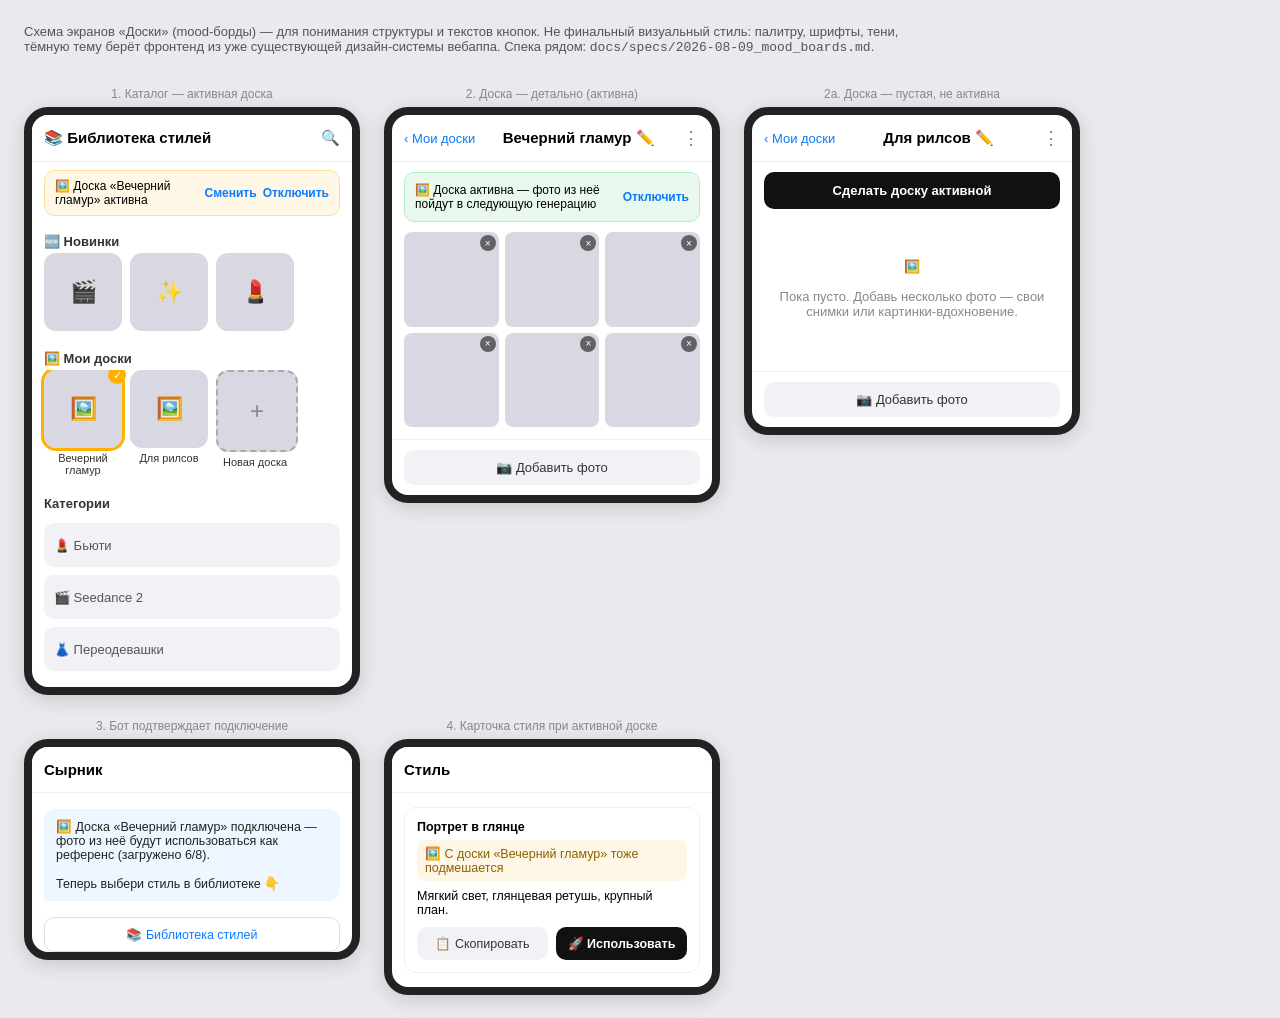
<file: docs/specs/2026-08-09_mood_boards_mockup.html>
<!DOCTYPE html>
<html lang="ru">
<head>
<meta charset="UTF-8">
<title>Доски — схема экранов (черновик, не финальный визуальный стиль)</title>
<style>
  body { font-family: -apple-system, Segoe UI, sans-serif; background:#e9e9ee; margin:0; padding:24px;
         display:flex; gap:24px; flex-wrap:wrap; align-items:flex-start; }
  .note { width:100%; font-size:13px; color:#555; max-width:900px; margin-bottom:8px; }
  .phone { width:320px; background:#fff; border-radius:24px; box-shadow:0 4px 20px rgba(0,0,0,.15);
           overflow:hidden; border:8px solid #222; }
  .screen-title { text-align:center; font-size:12px; color:#888; margin-bottom:6px; }
  .header { background:#fff; padding:14px 12px; font-weight:600; font-size:15px; border-bottom:1px solid #eee;
             display:flex; align-items:center; justify-content:space-between; }
  .board-banner { background:#fff7e6; border:1px solid #ffdf99; margin:8px 12px; padding:8px 10px;
                   border-radius:10px; font-size:12px; display:flex; align-items:center; justify-content:space-between; gap:6px; }
  .board-banner b { font-size:12px; }
  .board-banner .actions { display:flex; gap:6px; white-space:nowrap; }
  .link-btn { color:#0a7cff; font-weight:600; }
  .section-title { padding:10px 12px 4px; font-size:13px; font-weight:600; color:#333; }
  .row { display:flex; gap:8px; padding:0 12px 10px; overflow-x:auto; }
  .tile { flex:0 0 auto; width:78px; text-align:center; }
  .tile .cover { width:78px; height:78px; border-radius:12px; background:#d8d8e2; display:flex;
                  align-items:center; justify-content:center; font-size:22px; position:relative; }
  .tile .cover.active { outline:3px solid #ffb000; }
  .tile .cover .badge { position:absolute; top:-4px; right:-4px; background:#ffb000; color:#fff;
                          border-radius:50%; width:18px; height:18px; font-size:11px; display:flex;
                          align-items:center; justify-content:center; }
  .tile .name { font-size:11px; margin-top:4px; color:#333; }
  .tile .new { border:2px dashed #aaa; color:#888; font-size:24px; }
  .cat-row { padding:8px 12px; }
  .cat-card { background:#f2f2f6; border-radius:10px; height:44px; margin-bottom:8px;
              display:flex; align-items:center; padding:0 10px; font-size:13px; color:#555; }

  .board-header { display:flex; align-items:center; justify-content:space-between; padding:12px; border-bottom:1px solid #eee; }
  .board-header .back { color:#0a7cff; font-size:13px; }
  .board-header .title { font-size:15px; font-weight:600; }
  .board-header .menu { font-size:18px; color:#888; }
  .status-active { margin:10px 12px; background:#e9f9ee; border:1px solid #b6ebc4; border-radius:10px;
                    padding:10px; font-size:12px; display:flex; justify-content:space-between; align-items:center; gap:6px; }
  .status-inactive-btn { margin:10px 12px; background:#111; color:#fff; text-align:center; padding:11px;
                          border-radius:10px; font-size:13px; font-weight:600; }
  .photo-grid { display:grid; grid-template-columns:repeat(3,1fr); gap:6px; padding:0 12px; }
  .photo { aspect-ratio:1/1; background:#d8d8e2; border-radius:8px; position:relative; }
  .photo .x { position:absolute; top:3px; right:3px; width:16px; height:16px; background:rgba(0,0,0,.55);
              color:#fff; border-radius:50%; font-size:10px; display:flex; align-items:center; justify-content:center; }
  .bottom-bar { margin-top:12px; padding:10px 12px; border-top:1px solid #eee; display:flex; flex-direction:column; gap:8px; }
  .btn-secondary { background:#f2f2f6; text-align:center; padding:10px; border-radius:10px; font-size:13px; color:#333; }
  .btn-primary { background:#111; color:#fff; text-align:center; padding:11px; border-radius:10px; font-size:13px; font-weight:600; }

  .chat-bubble { margin:16px 12px; background:#eef6ff; border-radius:12px 12px 12px 2px; padding:10px 12px; font-size:12.5px; color:#222; }
  .chat-kb { margin:0 12px; background:#fff; border:1px solid #ddd; border-radius:10px; padding:9px; text-align:center; font-size:12.5px; color:#0a7cff; }

  .card-modal { margin:14px 12px; border:1px solid #eee; border-radius:12px; padding:12px; font-size:12.5px; }
  .card-modal .style-title { font-weight:700; margin-bottom:6px; }
  .card-modal .board-note { background:#fff7e6; border-radius:8px; padding:6px 8px; margin-bottom:8px; color:#8a6100; }
  .card-modal .actions { display:flex; gap:8px; margin-top:10px; }
  .card-modal .actions div { flex:1; text-align:center; padding:9px; border-radius:10px; font-size:12.5px; }
  .act-copy { background:#f2f2f6; color:#333; }
  .act-use { background:#111; color:#fff; font-weight:600; }
</style>
</head>
<body>

<div class="note">
  Схема экранов «Доски» (mood-борды) — для понимания структуры и текстов кнопок.
  Не финальный визуальный стиль: палитру, шрифты, тени, тёмную тему берёт фронтенд
  из уже существующей дизайн-системы вебаппа. Спека рядом:
  <code>docs/specs/2026-08-09_mood_boards.md</code>.
</div>

<div>
  <div class="screen-title">1. Каталог — активная доска</div>
  <div class="phone">
    <div class="header">📚 Библиотека стилей<span>🔍</span></div>
    <div class="board-banner">
      <span>🖼️ Доска «Вечерний гламур» активна</span>
      <span class="actions"><span class="link-btn">Сменить</span><span class="link-btn">Отключить</span></span>
    </div>
    <div class="section-title">🆕 Новинки</div>
    <div class="row">
      <div class="tile"><div class="cover">🎬</div></div>
      <div class="tile"><div class="cover">✨</div></div>
      <div class="tile"><div class="cover">💄</div></div>
    </div>
    <div class="section-title">🖼️ Мои доски</div>
    <div class="row">
      <div class="tile"><div class="cover active">🖼️<span class="badge">✓</span></div><div class="name">Вечерний гламур</div></div>
      <div class="tile"><div class="cover">🖼️</div><div class="name">Для рилсов</div></div>
      <div class="tile"><div class="cover new">+</div><div class="name">Новая доска</div></div>
    </div>
    <div class="section-title">Категории</div>
    <div class="cat-row">
      <div class="cat-card">💄 Бьюти</div>
      <div class="cat-card">🎬 Seedance 2</div>
      <div class="cat-card">👗 Переодевашки</div>
    </div>
  </div>
</div>

<div>
  <div class="screen-title">2. Доска — детально (активна)</div>
  <div class="phone">
    <div class="board-header">
      <span class="back">‹ Мои доски</span>
      <span class="title">Вечерний гламур ✏️</span>
      <span class="menu">⋮</span>
    </div>
    <div class="status-active">
      <span>🖼️ Доска активна — фото из неё пойдут в следующую генерацию</span>
      <span class="link-btn">Отключить</span>
    </div>
    <div class="photo-grid">
      <div class="photo"><div class="x">×</div></div>
      <div class="photo"><div class="x">×</div></div>
      <div class="photo"><div class="x">×</div></div>
      <div class="photo"><div class="x">×</div></div>
      <div class="photo"><div class="x">×</div></div>
      <div class="photo"><div class="x">×</div></div>
    </div>
    <div class="bottom-bar">
      <div class="btn-secondary">📷 Добавить фото</div>
    </div>
  </div>
</div>

<div>
  <div class="screen-title">2a. Доска — пустая, не активна</div>
  <div class="phone">
    <div class="board-header">
      <span class="back">‹ Мои доски</span>
      <span class="title">Для рилсов ✏️</span>
      <span class="menu">⋮</span>
    </div>
    <div class="status-inactive-btn">Сделать доску активной</div>
    <div style="text-align:center; padding:40px 20px; color:#888; font-size:13px;">
      🖼️<br><br>
      Пока пусто. Добавь несколько фото — свои снимки или картинки-вдохновение.
    </div>
    <div class="bottom-bar">
      <div class="btn-secondary">📷 Добавить фото</div>
    </div>
  </div>
</div>

<div>
  <div class="screen-title">3. Бот подтверждает подключение</div>
  <div class="phone">
    <div class="header">Сырник</div>
    <div class="chat-bubble">
      🖼️ Доска «Вечерний гламур» подключена — фото из неё будут
      использоваться как референс (загружено 6/8).<br><br>
      Теперь выбери стиль в библиотеке 👇
    </div>
    <div class="chat-kb">📚 Библиотека стилей</div>
  </div>
</div>

<div>
  <div class="screen-title">4. Карточка стиля при активной доске</div>
  <div class="phone">
    <div class="header">Стиль</div>
    <div class="card-modal">
      <div class="style-title">Портрет в глянце</div>
      <div class="board-note">🖼️ С доски «Вечерний гламур» тоже подмешается</div>
      <div>Мягкий свет, глянцевая ретушь, крупный план.</div>
      <div class="actions">
        <div class="act-copy">📋 Скопировать</div>
        <div class="act-use">🚀 Использовать</div>
      </div>
    </div>
  </div>
</div>

</body>
</html>
</file>
